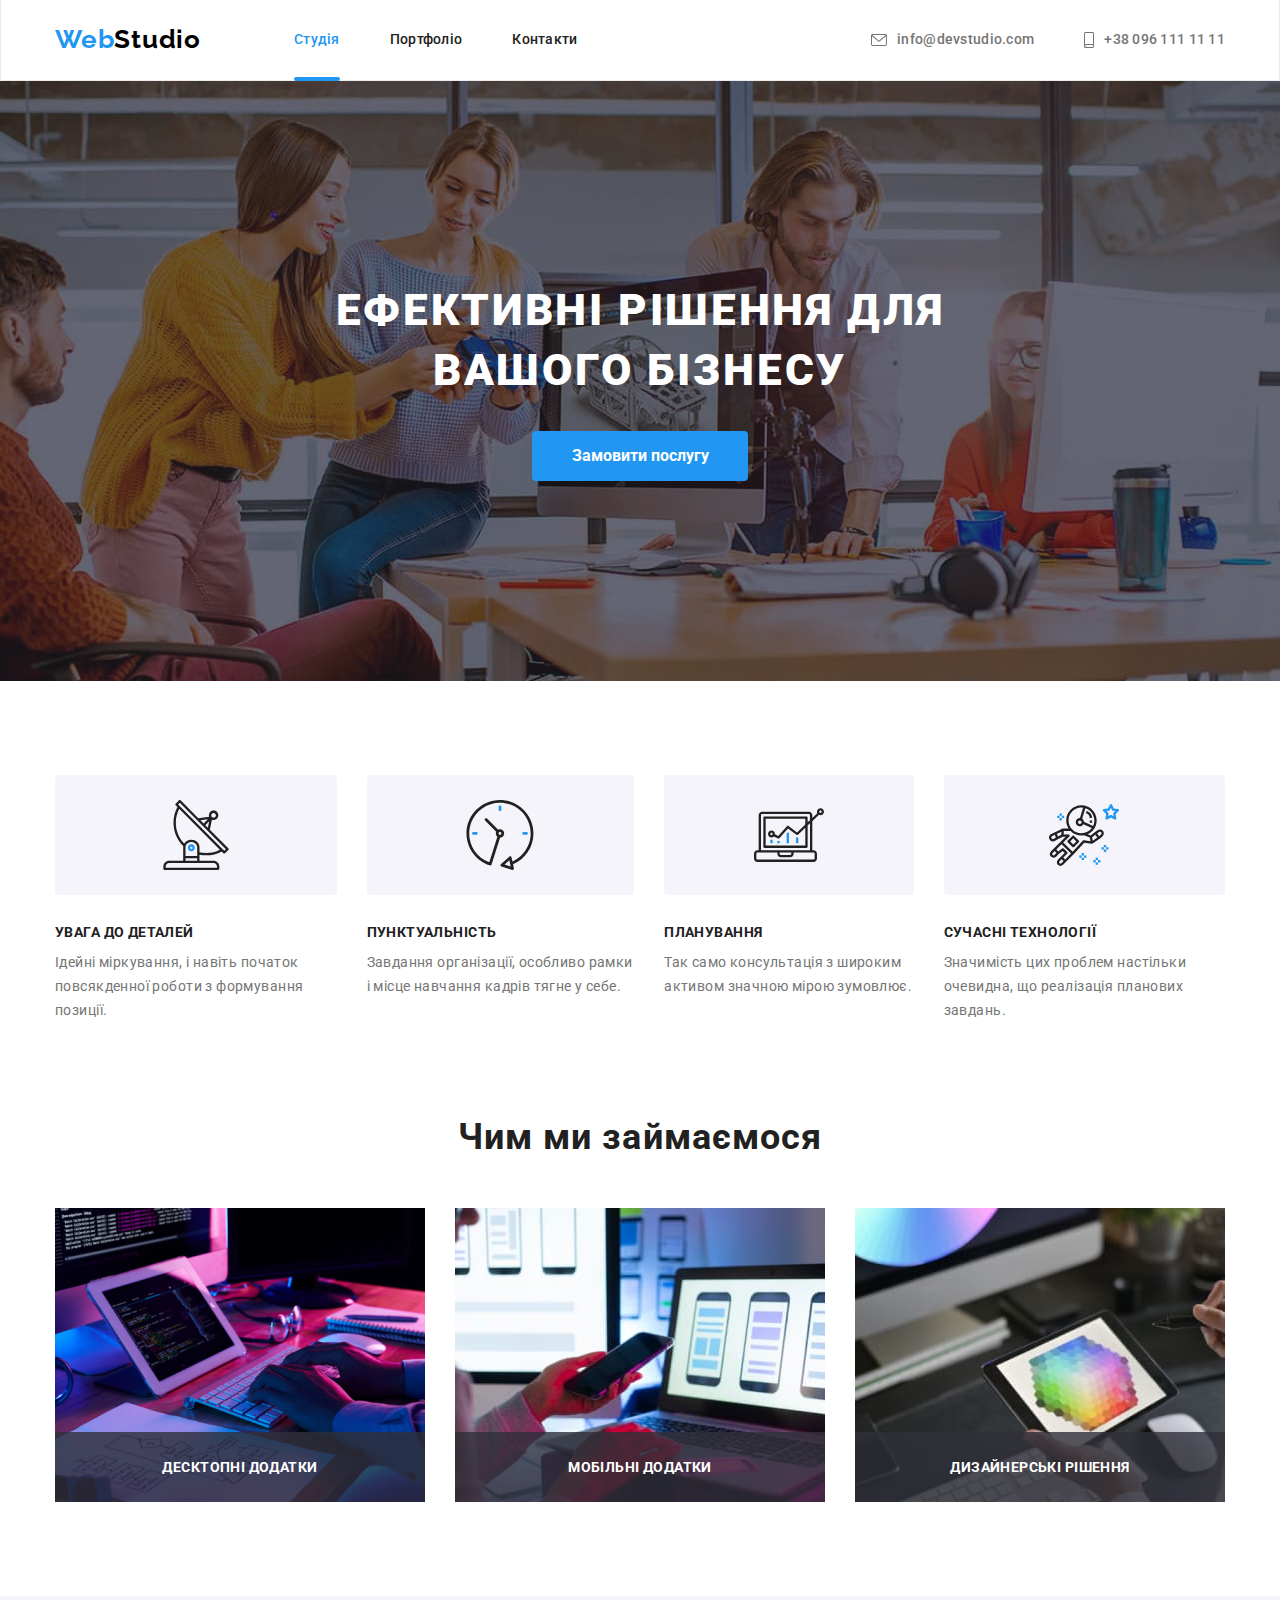
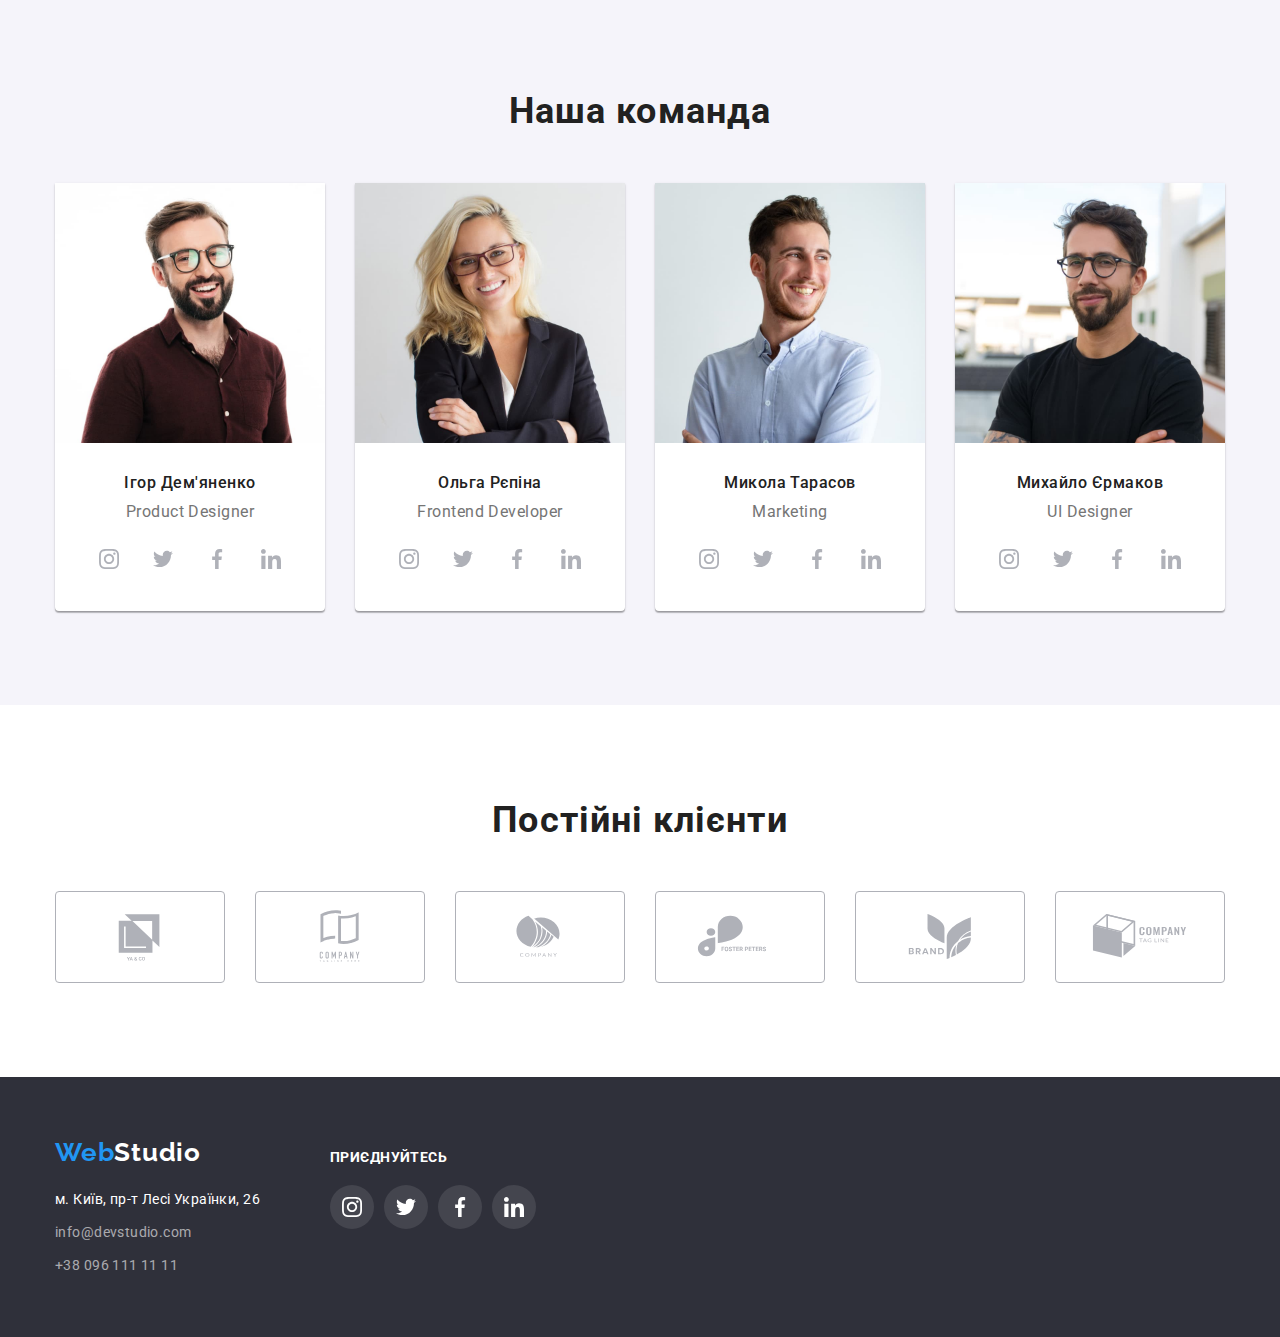
<file: index.html>
<!DOCTYPE html>
<html lang="uk">
  <head>
    <meta charset="UTF-8" />
    <meta http-equiv="X-UA-Compatible" content="IE=edge" />
    <meta name="viewport" content="width=device-width, initial-scale=1.0" />
    <title>Домашнє завдання №5</title>
    <link rel="preconnect" href="https://fonts.googleapis.com" />
    <link rel="preconnect" href="https://fonts.gstatic.com" crossorigin />
    <link
      href="https://fonts.googleapis.com/css2?family=Raleway:wght@700&family=Roboto:wght@400;500;700;900&display=swap"
      rel="stylesheet"
    />
    <link
      rel="stylesheet"
      href="https://cdnjs.cloudflare.com/ajax/libs/modern-normalize/1.1.0/modern-normalize.min.css"
    />
    <link rel="stylesheet" href="./css/styles.css" />
  </head>
  <body>
    <!-- шапка -->
    <header class="header">
      <div class="container container-header">
        <nav class="main-nav">
          <a href="./index.html" class="logo" lang="en">
            <span class="logo-blue">Web</span
            ><span class="logo-black">Studio</span></a
          >
          <ul class="site-nav list">
            <li class="item">
              <a href="./index.html" class="link current">Студія</a>
            </li>
            <li class="item">
              <a href="./portfolio.html" class="link">Портфоліо</a>
            </li>
            <li class="item"><a href="" class="link">Контакти</a></li>
          </ul>
        </nav>
        <ul class="auth-nav list">
          <li class="item">
            <a href="mailto:info@devstudio.com" class="contact-link info">
              <svg class="contact-icon" width="16px" height="12px">
                <use href="./images/symbol-defs.svg#envelope"></use>
              </svg>
              info@devstudio.com</a
            >
          </li>
          <li class="item">
            <a href="tel:+380961111111" class="contact-link info">
              <svg class="contact-icon" width="10px" height="16px">
                <use href="./images/symbol-defs.svg#smartphone"></use>
              </svg>
              +38 096 111 11 11</a
            >
          </li>
        </ul>
      </div>
    </header>
    <!-- головна -->
    <main>
      <!--Герой-->
      <section class="hero">
        <div class="container">
          <h1 class="hero-title">Ефективні рішення для вашого бізнесу</h1>
          <button type="button" class="button-primary" data-modal-open>
            Замовити послугу
          </button>
        </div>
      </section>
      <!--Oсобливості-->
      <section class="features">
        <div class="container">
          <h2 class="visually-hidden">Особливсті</h2>
          <ul class="list features-items">
            <li class="features-item">
              <div class="features-icon-border">
                <svg class="feature-icon">
                  <use href="./images/symbol-defs.svg#antenna"></use>
                </svg>
              </div>
              <h3 class="features-title">УВАГА ДО ДЕТАЛЕЙ</h3>
              <p class="text">
                Ідейні міркування, і навіть початок повсякденної роботи з
                формування позиції.
              </p>
            </li>
            <li class="features-item">
              <div class="features-icon-border">
                <svg class="feature-icon">
                  <use href="./images/symbol-defs.svg#clock"></use>
                </svg>
              </div>
              <h3 class="features-title">ПУНКТУАЛЬНІСТЬ</h3>
              <p class="text">
                Завдання організації, особливо рамки і місце навчання кадрів
                тягне у себе.
              </p>
            </li>
            <li class="features-item">
              <div class="features-icon-border">
                <svg class="feature-icon">
                  <use href="./images/symbol-defs.svg#diagram"></use>
                </svg>
              </div>
              <h3 class="features-title">ПЛАНУВАННЯ</h3>
              <p class="text">
                Так само консультація з широким активом значною мірою зумовлює.
              </p>
            </li>
            <li class="features-item">
              <div class="features-icon-border">
                <svg class="feature-icon">
                  <use href="./images/symbol-defs.svg#astronaut"></use>
                </svg>
              </div>
              <h3 class="features-title">СУЧАСНІ ТЕХНОЛОГІЇ</h3>
              <p class="text">
                Значимість цих проблем настільки очевидна, що реалізація
                планових завдань.
              </p>
            </li>
          </ul>
        </div>
      </section>
      <!--Чим ми займаємося-->
      <section class="work">
        <div class="container">
          <h2 class="title">Чим ми займаємося</h2>
          <ul class="list">
            <li class="work-item">
              <div class="work-thumb">
                <img src="./images/img1.jpg" alt="робота" width="370" />
                <p class="work-text">Десктопні додатки</p>
              </div>
            </li>
            <li class="work-item">
              <div class="work-thumb">
                <img src="./images/img2.jpg" alt="робота" width="370" />
                <p class="work-text">Мобільні додатки</p>
              </div>
            </li>
            <li class="work-item">
              <div class="work-thumb">
                <img src="./images/img3.jpg" alt="робота" width="370" />
                <p class="work-text">Дизайнерські рішення</p>
              </div>
            </li>
          </ul>
        </div>
      </section>
      <!--Наша команда-->
      <section class="team">
        <div class="container">
          <h2 class="title">Наша команда</h2>
          <ul class="list">
            <li class="team-item">
              <img src="./images/photo1.jpg" alt="член команди" width="270" />
              <h3 class="crewman">Ігор Дем'яненко</h3>
              <p lang="en" class="text">Product Designer</p>
              <ul class="socials-list list">
                <li class="socials">
                  <a href="" class="social-link">
                    <svg class="icon-socials">
                      <use href="./images/symbol-defs.svg#instagram"></use>
                    </svg>
                  </a>
                </li>
                <li class="socials">
                  <a href="" class="social-link">
                    <svg class="icon-socials">
                      <use href="./images/symbol-defs.svg#twitter"></use>
                    </svg>
                  </a>
                </li>
                <li class="socials">
                  <a href="" class="social-link">
                    <svg class="icon-socials">
                      <use href="./images/symbol-defs.svg#facebook"></use>
                    </svg>
                  </a>
                </li>
                <li class="socials">
                  <a href="" class="social-link">
                    <svg class="icon-socials">
                      <use href="./images/symbol-defs.svg#linkedin"></use>
                    </svg>
                  </a>
                </li>
              </ul>
            </li>
            <li class="team-item">
              <img src="./images/photo2.jpg" alt="член команди" width="270" />
              <h3 class="crewman">Ольга Рєпіна</h3>
              <p lang="en" class="text">Frontend Developer</p>
              <ul class="socials-list list">
                <li class="socials">
                  <a href="" class="social-link">
                    <svg class="icon-socials">
                      <use href="./images/symbol-defs.svg#instagram"></use>
                    </svg>
                  </a>
                </li>
                <li class="socials">
                  <a href="" class="social-link">
                    <svg class="icon-socials">
                      <use href="./images/symbol-defs.svg#twitter"></use>
                    </svg>
                  </a>
                </li>
                <li class="socials">
                  <a href="" class="social-link">
                    <svg class="icon-socials">
                      <use href="./images/symbol-defs.svg#facebook"></use>
                    </svg>
                  </a>
                </li>
                <li class="socials">
                  <a href="" class="social-link">
                    <svg class="icon-socials">
                      <use href="./images/symbol-defs.svg#linkedin"></use>
                    </svg>
                  </a>
                </li>
              </ul>
            </li>
            <li class="team-item">
              <img src="./images/photo3.jpg" alt="член команди" width="270" />
              <h3 class="crewman">Микола Тарасов</h3>
              <p lang="en" class="text">Marketing</p>
              <ul class="socials-list list">
                <li class="socials">
                  <a href="" class="social-link">
                    <svg class="icon-socials">
                      <use href="./images/symbol-defs.svg#instagram"></use>
                    </svg>
                  </a>
                </li>
                <li class="socials">
                  <a href="" class="social-link">
                    <svg class="icon-socials">
                      <use href="./images/symbol-defs.svg#twitter"></use>
                    </svg>
                  </a>
                </li>
                <li class="socials">
                  <a href="" class="social-link">
                    <svg class="icon-socials">
                      <use href="./images/symbol-defs.svg#facebook"></use>
                    </svg>
                  </a>
                </li>
                <li class="socials">
                  <a href="" class="social-link">
                    <svg class="icon-socials">
                      <use href="./images/symbol-defs.svg#linkedin"></use>
                    </svg>
                  </a>
                </li>
              </ul>
            </li>
            <li class="team-item">
              <img src="./images/photo4.jpg" alt="член команди" width="270" />
              <h3 class="crewman">Михайло Єрмаков</h3>
              <p lang="en" class="text">UI Designer</p>
              <ul class="socials-list list">
                <li class="socials">
                  <a href="" class="social-link">
                    <svg class="icon-socials">
                      <use href="./images/symbol-defs.svg#instagram"></use>
                    </svg>
                  </a>
                </li>
                <li class="socials">
                  <a href="" class="social-link">
                    <svg class="icon-socials">
                      <use href="./images/symbol-defs.svg#twitter"></use>
                    </svg>
                  </a>
                </li>
                <li class="socials">
                  <a href="" class="social-link">
                    <svg class="icon-socials">
                      <use href="./images/symbol-defs.svg#facebook"></use>
                    </svg>
                  </a>
                </li>
                <li class="socials">
                  <a href="" class="social-link">
                    <svg class="icon-socials">
                      <use href="./images/symbol-defs.svg#linkedin"></use>
                    </svg>
                  </a>
                </li>
              </ul>
            </li>
          </ul>
        </div>
      </section>
      <!-- Клієнти -->
      <section class="clients">
        <div class="container">
          <h2 class="title">Постійні клієнти</h2>
          <ul class="list">
            <li class="clients-item">
              <a href="" class="link-client">
                <svg class="icon-client">
                  <use href="./images/symbol-defs.svg#logo-1"></use>
                </svg>
              </a>
            </li>
            <li class="clients-item">
              <a href="" class="link-client">
                <svg class="icon-client">
                  <use href="./images/symbol-defs.svg#logo-2"></use>
                </svg>
              </a>
            </li>
            <li class="clients-item">
              <a href="" class="link-client">
                <svg class="icon-client">
                  <use href="./images/symbol-defs.svg#logo-3"></use>
                </svg>
              </a>
            </li>
            <li class="clients-item">
              <a href="" class="link-client">
                <svg class="icon-client">
                  <use href="./images/symbol-defs.svg#logo-4"></use>
                </svg>
              </a>
            </li>
            <li class="clients-item">
              <a href="" class="link-client">
                <svg class="icon-client">
                  <use href="./images/symbol-defs.svg#logo-5"></use>
                </svg>
              </a>
            </li>
            <li class="clients-item">
              <a href="" class="link-client">
                <svg class="icon-client">
                  <use href="./images/symbol-defs.svg#logo-6"></use>
                </svg>
              </a>
            </li>
          </ul>
        </div>
      </section>
    </main>
    <!-- футер -->
    <footer class="footer">
      <div class="container">
        <div class="info-footer">
          <a href="./index.html" class="logo" lang="en"
            ><span class="logo-blue">Web</span
            ><span class="logo-white">Studio</span></a
          >
          <address>
            <ul class="list">
              <li class="address-footer">
                <a href="https://goo.gl/maps/qru1FfBsra7ANLXm6"
                  >м. Київ, пр-т Лесі Українки, 26</a
                >
              </li>
              <li class="mail-footer">
                <a href="mailto:info@devstudio.com">info@devstudio.com</a>
              </li>
              <li class="tel-footer">
                <a href="tel:+380961111111">+38 096 111 11 11</a>
              </li>
            </ul>
          </address>
        </div>
        <div class="social-footer">
          <h2 class="title">приєднуйтесь</h2>
          <ul class="list">
            <li class="socials-footer">
              <a href="" class="social-link">
                <svg class="footer-socials">
                  <use href="./images/symbol-defs.svg#instagram"></use>
                </svg>
              </a>
            </li>
            <li class="socials-footer">
              <a href="" class="social-link">
                <svg class="footer-socials">
                  <use href="./images/symbol-defs.svg#twitter"></use>
                </svg>
              </a>
            </li>
            <li class="socials-footer">
              <a href="" class="social-link">
                <svg class="footer-socials">
                  <use href="./images/symbol-defs.svg#facebook"></use>
                </svg>
              </a>
            </li>
            <li class="socials-footer">
              <a href="" class="social-link">
                <svg class="footer-socials">
                  <use href="./images/symbol-defs.svg#linkedin"></use>
                </svg>
              </a>
            </li>
          </ul>
        </div>
      </div>
    </footer>
    <!-- backdrop -->
    <div class="backdrop is-hidden" data-modal>
      <div class="modal">
        <button class="btn-modal-close" data-modal-close>
          <svg class="icon-modal">
            <use href="./images/symbol-defs.svg#close-button"></use>
          </svg>
        </button>
      </div>
    </div>
    <script src="./js/modal.js"></script>
  </body>
</html>
</file>
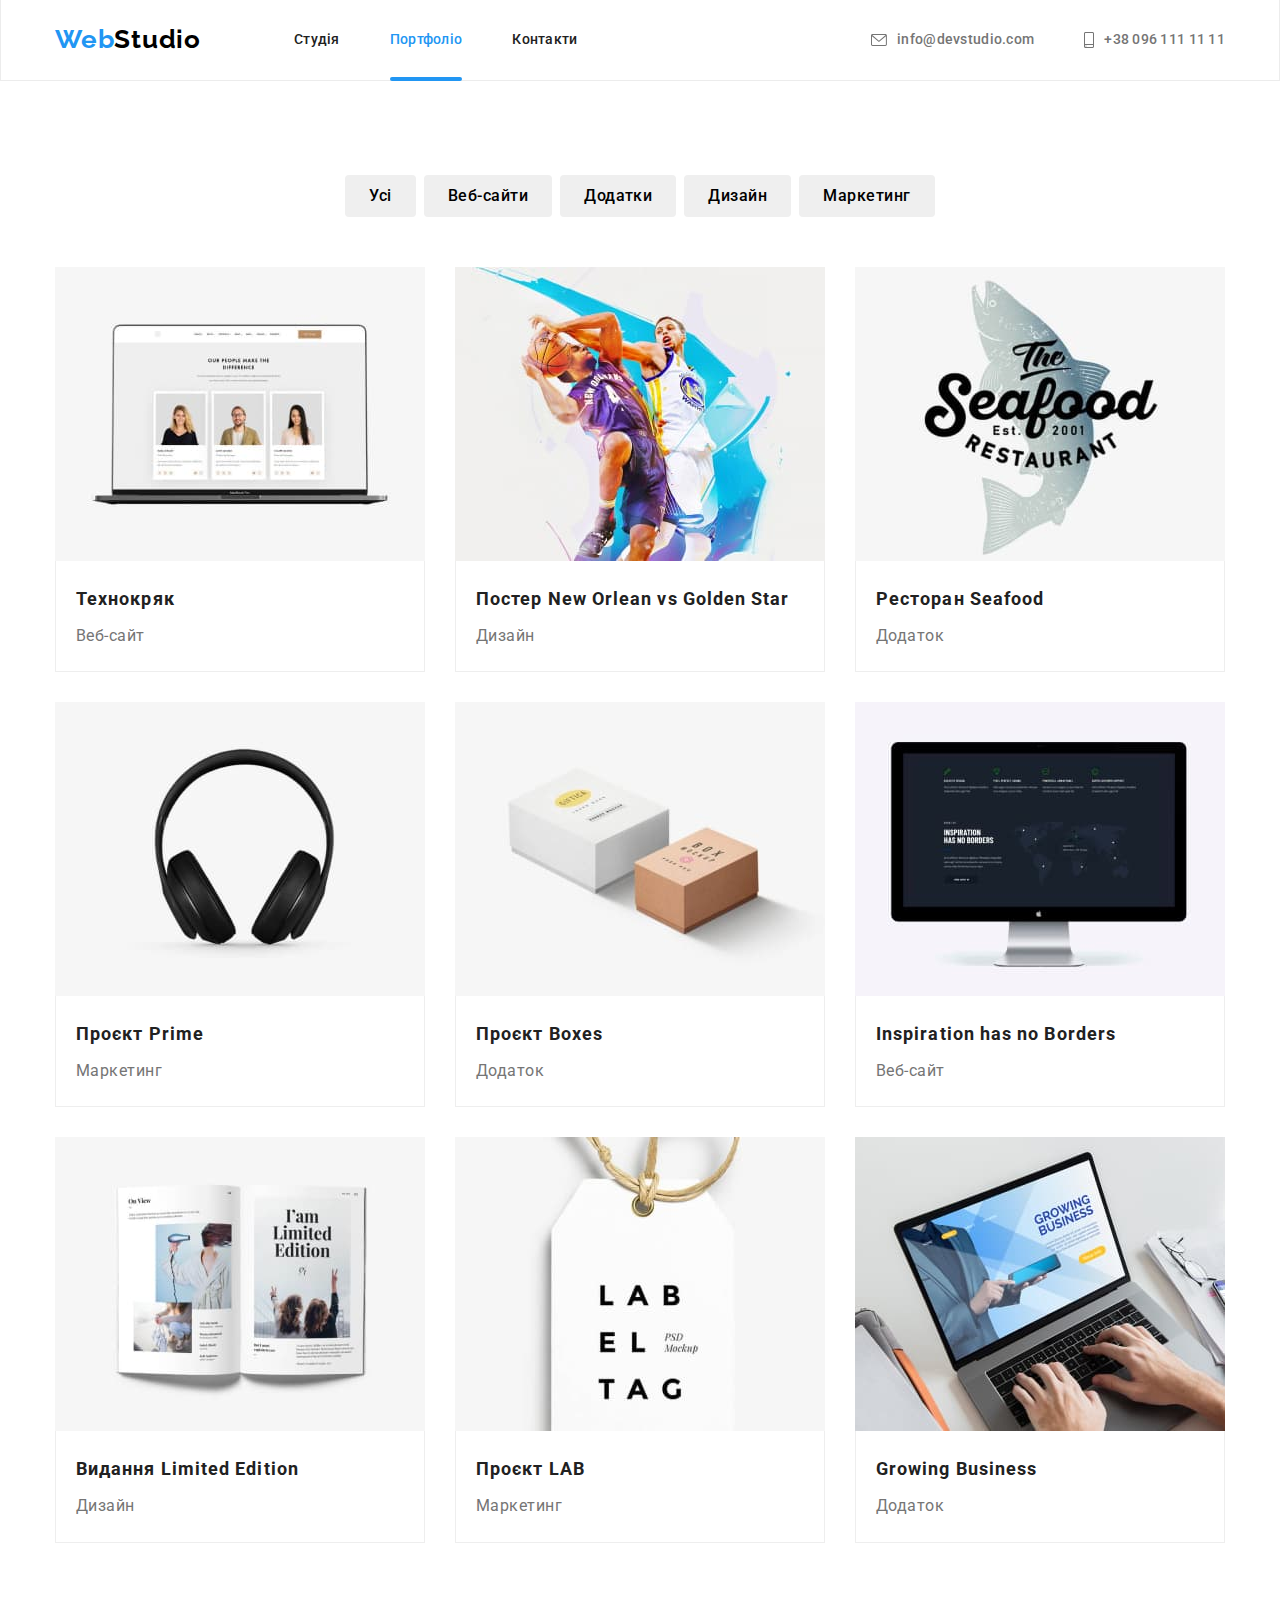
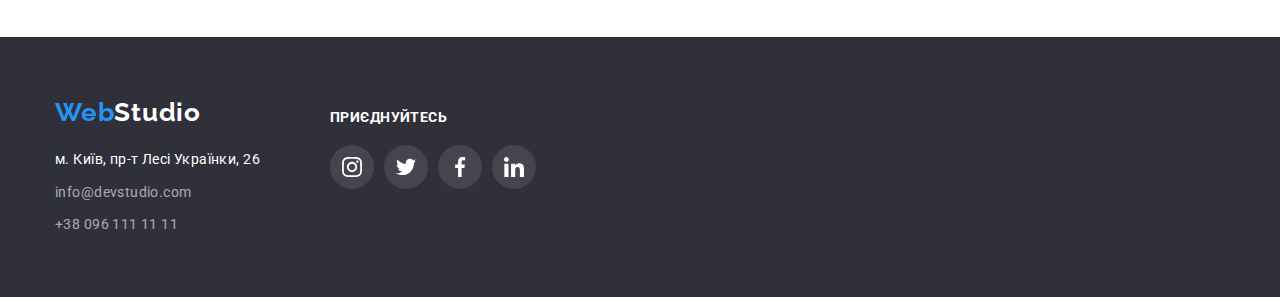
<file: portfolio.html>
<!DOCTYPE html>
<html lang="uk">
  <head>
    <meta charset="UTF-8" />
    <meta http-equiv="X-UA-Compatible" content="IE=edge" />
    <meta name="viewport" content="width=device-width, initial-scale=1.0" />
    <title>Домашнє завдання №5</title>
    <link rel="preconnect" href="https://fonts.googleapis.com" />
    <link rel="preconnect" href="https://fonts.gstatic.com" crossorigin />
    <link
      href="https://fonts.googleapis.com/css2?family=Raleway:wght@700&family=Roboto:wght@400;500;700;900&display=swap"
      rel="stylesheet"
    />
    <link
      rel="stylesheet"
      href="https://cdnjs.cloudflare.com/ajax/libs/modern-normalize/1.1.0/modern-normalize.min.css"
    />
    <link rel="stylesheet" href="./css/styles.css" />
  </head>
  <body>
    <!--Шапка-->
    <header class="header">
      <div class="container container-header">
        <nav class="main-nav">
          <a href="./index.html" class="logo" lang="en">
            <span class="logo-blue">Web</span
            ><span class="logo-black">Studio</span></a
          >
          <ul class="site-nav list">
            <li class="item"><a href="./index.html" class="link">Студія</a></li>
            <li class="item">
              <a href="./portfolio.html" class="link current">Портфоліо</a>
            </li>
            <li class="item"><a href="" class="link">Контакти</a></li>
          </ul>
        </nav>
        <ul class="auth-nav list">
          <li class="item">
            <a href="mailto:info@devstudio.com" class="contact-link info">
              <svg class="contact-icon" width="16px" height="12px">
                <use href="./images/symbol-defs.svg#envelope"></use>
              </svg>
              info@devstudio.com</a
            >
          </li>
          <li class="item">
            <a href="tel:+380961111111" class="contact-link info">
              <svg class="contact-icon" width="10px" height="16px">
                <use href="./images/symbol-defs.svg#smartphone"></use>
              </svg>
              +38 096 111 11 11</a
            >
          </li>
        </ul>
      </div>
    </header>
    <main>
      <!-- головна -->
      <section class="portfolio">
        <div class="container">
          <h1 class="visually-hidden">Портфоліо</h1>
          <ul class="list btn-control">
            <li class="btn-item">
              <button type="button" class="btn">Усі</button>
            </li>
            <li class="btn-item">
              <button type="button" class="btn">Веб-сайти</button>
            </li>
            <li class="btn-item">
              <button type="button" class="btn">Додатки</button>
            </li>
            <li class="btn-item">
              <button type="button" class="btn">Дизайн</button>
            </li>
            <li class="btn-item">
              <button type="button" class="btn">Маркетинг</button>
            </li>
          </ul>
          <ul class="list card-set">
            <li class="card-item">
              <a class="projects" href="">
                <div class="projects-overley">
                  <img
                    class="img-portfolio"
                    src="./images/portfolio1.jpg"
                    alt="проект1"
                    width="370"
                  />
                  <p class="projects-text">
                    Ресурс пропонує комплексні пропозиції з різним рівнем
                    функціоналу та сервісів. Все це дозволить відвідувачу
                    отримати вичерпні відомості про компанію чи приватну особу.
                  </p>
                </div>

                <div class="name-project">
                  <h2 class="portfolio-title">Технокряк</h2>
                  <p class="text">Веб-сайт</p>
                </div>
              </a>
            </li>
            <li class="card-item">
              <a class="projects" href="">
                <div class="projects-overley">
                  <img
                    class="img-portfolio"
                    src="./images/portfolio2.jpg"
                    alt="проект2"
                    width="370"
                  />
                  <p class="projects-text">
                    Ресурс пропонує комплексні пропозиції з різним рівнем
                    функціоналу та сервісів. Все це дозволить відвідувачу
                    отримати вичерпні відомості про компанію чи приватну особу.
                  </p>
                </div>
                <div class="name-project">
                  <h2 class="portfolio-title">
                    Постер <span lang="en">New Orlean vs Golden Star</span>
                  </h2>
                  <p class="text">Дизайн</p>
                </div>
              </a>
            </li>
            <li class="card-item">
              <a class="projects" href="">
                <div class="projects-overley">
                  <img
                    class="img-portfolio"
                    src="./images/portfolio3.jpg"
                    alt="проект3"
                    width="370"
                  />
                  <p class="projects-text">
                    Ресурс пропонує комплексні пропозиції з різним рівнем
                    функціоналу та сервісів. Все це дозволить відвідувачу
                    отримати вичерпні відомості про компанію чи приватну особу.
                  </p>
                </div>
                <div class="name-project">
                  <h2 class="portfolio-title">
                    Ресторан <span lang="en">Seafood</span>
                  </h2>
                  <p class="text">Додаток</p>
                </div>
              </a>
            </li>
            <li class="card-item">
              <a class="projects" href="">
                <div class="projects-overley">
                  <img
                    class="img-portfolio"
                    src="./images/portfolio4.jpg"
                    alt="проект4"
                    width="370"
                  />
                  <p class="projects-text">
                    Ресурс пропонує комплексні пропозиції з різним рівнем
                    функціоналу та сервісів. Все це дозволить відвідувачу
                    отримати вичерпні відомості про компанію чи приватну особу.
                  </p>
                </div>
                <div class="name-project">
                  <h2 class="portfolio-title">
                    Проєкт <span lang="en">Prime</span>
                  </h2>
                  <p class="text">Маркетинг</p>
                </div>
              </a>
            </li>
            <li class="card-item">
              <a class="projects" href="">
                <div class="projects-overley">
                  <img
                    class="img-portfolio"
                    src="./images/portfolio5.jpg"
                    alt="проект5"
                    width="370"
                  />
                  <p class="projects-text">
                    Ресурс пропонує комплексні пропозиції з різним рівнем
                    функціоналу та сервісів. Все це дозволить відвідувачу
                    отримати вичерпні відомості про компанію чи приватну особу.
                  </p>
                </div>
                <div class="name-project">
                  <h2 class="portfolio-title">
                    Проєкт <span lang="en">Boxes</span>
                  </h2>
                  <p class="text">Додаток</p>
                </div>
              </a>
            </li>
            <li class="card-item">
              <a class="projects" href="">
                <div class="projects-overley">
                  <img
                    class="img-portfolio"
                    src="./images/portfolio6.jpg"
                    alt="проект6"
                    width="370"
                  />
                  <p class="projects-text">
                    Ресурс пропонує комплексні пропозиції з різним рівнем
                    функціоналу та сервісів. Все це дозволить відвідувачу
                    отримати вичерпні відомості про компанію чи приватну особу.
                  </p>
                </div>
                <div class="name-project">
                  <h2 lang="en" class="portfolio-title">
                    Inspiration has no Borders
                  </h2>
                  <p class="text">Веб-сайт</p>
                </div>
              </a>
            </li>
            <li class="card-item">
              <a class="projects" href="">
                <div class="projects-overley">
                  <img
                    class="img-portfolio"
                    src="./images/portfolio7.jpg"
                    alt="проект7"
                    width="370"
                  />
                  <p class="projects-text">
                    Ресурс пропонує комплексні пропозиції з різним рівнем
                    функціоналу та сервісів. Все це дозволить відвідувачу
                    отримати вичерпні відомості про компанію чи приватну особу.
                  </p>
                </div>
                <div class="name-project">
                  <h2 class="portfolio-title">
                    Видання <span lang="en">Limited Edition</span>
                  </h2>
                  <p class="text">Дизайн</p>
                </div>
              </a>
            </li>
            <li class="card-item">
              <a class="projects" href="">
                <div class="projects-overley">
                  <img
                    class="img-portfolio"
                    src="./images/portfolio8.jpg"
                    alt="проект8"
                    width="370"
                  />
                  <p class="projects-text">
                    Ресурс пропонує комплексні пропозиції з різним рівнем
                    функціоналу та сервісів. Все це дозволить відвідувачу
                    отримати вичерпні відомості про компанію чи приватну особу.
                  </p>
                </div>
                <div class="name-project">
                  <h2 class="portfolio-title">
                    Проєкт <span lang="en">LAB</span>
                  </h2>
                  <p class="text">Маркетинг</p>
                </div>
              </a>
            </li>
            <li class="card-item">
              <a class="projects" href="">
                <div class="projects-overley">
                  <img
                    class="img-portfolio"
                    src="./images/portfolio9.jpg"
                    alt="проект9"
                    width="370"
                  />
                  <p class="projects-text">
                    Ресурс пропонує комплексні пропозиції з різним рівнем
                    функціоналу та сервісів. Все це дозволить відвідувачу
                    отримати вичерпні відомості про компанію чи приватну особу.
                  </p>
                </div>
                <div class="name-project">
                  <h2 lang="en" class="portfolio-title">Growing Business</h2>
                  <p class="text">Додаток</p>
                </div>
              </a>
            </li>
          </ul>
        </div>
      </section>
    </main>
    <!-- футер -->
    <footer class="footer">
      <div class="container">
        <div class="info-footer">
          <a href="./index.html" class="logo" lang="en"
            ><span class="logo-blue">Web</span
            ><span class="logo-white">Studio</span></a
          >
          <address>
            <ul class="list">
              <li class="address-footer">
                <a href="https://goo.gl/maps/qru1FfBsra7ANLXm6"
                  >м. Київ, пр-т Лесі Українки, 26</a
                >
              </li>
              <li class="mail-footer">
                <a href="mailto:info@devstudio.com">info@devstudio.com</a>
              </li>
              <li class="tel-footer">
                <a href="tel:+380961111111">+38 096 111 11 11</a>
              </li>
            </ul>
          </address>
        </div>
        <div class="social-footer">
          <h2 class="title">приєднуйтесь</h2>
          <ul class="list">
            <li class="socials-footer">
              <a href="" class="social-link">
                <svg class="footer-socials">
                  <use href="./images/symbol-defs.svg#instagram"></use>
                </svg>
              </a>
            </li>
            <li class="socials-footer">
              <a href="" class="social-link">
                <svg class="footer-socials">
                  <use href="./images/symbol-defs.svg#twitter"></use>
                </svg>
              </a>
            </li>
            <li class="socials-footer">
              <a href="" class="social-link">
                <svg class="footer-socials">
                  <use href="./images/symbol-defs.svg#facebook"></use>
                </svg>
              </a>
            </li>
            <li class="socials-footer">
              <a href="" class="social-link">
                <svg class="footer-socials">
                  <use href="./images/symbol-defs.svg#linkedin"></use>
                </svg>
              </a>
            </li>
          </ul>
        </div>
      </div>
    </footer>
  </body>
</html>
</file>
<file: css/styles.css>
:root {
  --text-color: #757575;
  --title-color: #212121;
  --accent-color: #2196f3;
  --black-color: #000000;
  --white-color: #ffffff;
  --bg-color: #2f303a;
  --bg-color2:#F5F4FA; 
  --fill-icon:#AFB1B8; 
}

body {
  color: var(--black-color);
  font-family: "Roboto", sans-serif;
  background-color: var(--white-color);
}
.visually-hidden {
  position: absolute;
  white-space: nowrap;
  width: 1px;
  height: 1px;
  overflow: hidden;
  border: 0;
  padding: 0;
  clip: rect(0 0 0 0);
  clip-path: inset(50%);
  margin: -1px;
}

.list {
  list-style: none;
  margin: 0;
  padding: 0;
}

/* container */
.container{
  width: 1200px;
  padding-left: 15px;
  padding-right: 15px;
  margin-left: auto;
  margin-right: auto;
}


/* header */

.header{
  border: 1px solid #ECECEC; 
  border-top: none;
}

.container-header {
  display: flex;
  align-content: center;
}

/* main-nav */

.main-nav{
  display: flex;
  align-content:center;
}


/* logo */

.logo {
  padding-top: 24px;
  padding-bottom: 25px;
  margin-right: 93px;


  font-family: "Raleway";
  font-style: normal;
  font-weight: 700;
  font-size: 26px;
  line-height: 1.19;
  letter-spacing: 0.03em;
  text-decoration: none;
}

.logo-blue {
  color: var(--accent-color);
}
.logo-black {
  color: var(--black-color);
}

/* site nav */

.site-nav {
  display: flex;
}


.site-nav .item:not(:last-child) {
  margin-right: 50px;
}

.site-nav .link {
  position: relative;
  display: block;
  padding-top: 32px;
  padding-bottom: 32px;
  
  
  color: var(--title-color);
  font-style: normal;
  font-weight: 500;
  font-size: 14px;
  line-height: 1.14;
  letter-spacing: 0.02em;
  text-decoration: none;

  transition: color 250ms cubic-bezier(0.4, 0, 0.2, 1);

}
.site-nav .link:hover,
.site-nav .link:focus {
  color: var(--accent-color);
}

.site-nav .link.current {
  color: var(--accent-color);
}

.site-nav .link.current::after{
  position: absolute;
  content: '';
  left:0;
  bottom:-1px;
  width: 100%;
  height: 4px;
  background: #2196F3;
  border-radius: 2px;
}


.auth-nav{
  display: flex;
  margin-left: auto;
}

.auth-nav .item:not(:last-child) {
  margin-right: 50px;
}

.auth-nav .info{
  display: inline-flex;
  padding-top: 32px;
  padding-bottom: 32px;

  color: var(--text-color);
  font-style: normal;
  font-weight: 500;
  font-size: 14px;
  line-height: 1.14;
  letter-spacing: 0.02em;
  text-decoration: none;

  transition: color 250ms cubic-bezier(0.4, 0, 0.2, 1);
}
.auth-nav .info:focus {
  color: var(--accent-color);
}
.auth-nav .info:hover {
  color: var(--accent-color);
}

.contact-icon{
  fill: var(--text-color);
  margin-right: 10px;
  align-self: center;

  transition: fill 250ms cubic-bezier(0.4, 0, 0.2, 1);
}
.contact-link:hover .contact-icon,
.contact-link:focus .contact-icon {
  fill: var(--accent-color);
}





/* hero */

.hero{
  display: block;
  text-align: center;
  padding-top: 200px;
  padding-bottom: 200px;

  background-color: #c4c4c4;
  background-image: linear-gradient(to right, rgba(47, 48, 58, 0.4), rgba(47, 48, 58, 0.4)), url(../images/bg-img.jpg);
  background-size: cover;
  background-position: center;
  background-repeat: no-repeat;
  max-width: 1600px;
  height: 600px;
  margin-left: auto;
  margin-right: auto;
}

.hero-title {
  color: var(--white-color);
  font-style: normal;
  font-weight: 900;
  font-size: 44px;
  line-height: 1.36;
  letter-spacing: 0.06em;
  text-transform: uppercase;
  text-align: center;
  
  width: 696px;
  margin-right: auto;
  margin-left: auto;
  margin-top: 0;
  margin-bottom: 30px;
}
.button-primary {
  color: var(--white-color);
  font-style: normal;
  font-weight: 700;
  font-size: 16px;
  line-height: 1.9;
  background-color: var(--accent-color);
  cursor: pointer;
  display: inline-block;
  border-radius: 4px;
  padding: 10px 32px;
  min-width: 216px;
  height: 50px;
  border:transparent;
}

/* feature */
.features{
  padding-top: 94px;
  padding-bottom: 94px;
}

.features-icon-border{
  display: flex;
  justify-content: center;
  align-items:center;
  margin-bottom: 30px;
  background-color:var(--bg-color2);
  height: 120px;
  border-radius: 4px;
}

.feature-icon{
  width: 70px;
  height: 70px;
}

.features-items{
  display: flex;
}

.features-item{
  width: calc((100%-90px)/4);
  margin-right: 30px;
}

.features-item:nth-child(4n){
  margin-right: 0;
}


.features-title {
  color: var(--title-color);
  font-size: 14px;
  line-height: 1.14;
  letter-spacing: 0.03em;
  text-transform: uppercase;
  margin-top: 0;
  margin-bottom: 10px;
}
.features .text {
  color: var(--text-color);
  font-size: 14px;
  line-height: 1.7;
  letter-spacing: 0.03em;
  margin-top: 0;
  margin-bottom: 0;
}

/* title */

.title {
  color: var(--title-color);
  font-size: 36px;
  line-height: 1.17;
  text-align: center;
  letter-spacing: 0.03em;
  margin-top:0;
  margin-bottom: 50px;
}
/* work */

.work{
  display: block;
  padding-bottom: 94px;
}

img{
  display: block;
}

.work .list{
  display: flex;
}

.work-item{
  width:calc((100%-60px)/3);
  margin-right: 30px;
}

.work-item:nth-child(3n){
  margin-right: 0;
}

.work-thumb{
  position: relative;
}

.work-text{
  display: flex;
  justify-content: center;
  align-items:center;
  position: absolute;
  bottom: 0;
  font-weight: 700;
  font-size: 14px;
  letter-spacing: 0.03em;
  text-transform: uppercase;
  color:var(--white-color);
  width: 100%;
  height: 70px;
  margin: 0;
  background: rgba(47, 48, 58, 0.8);
}
/* team */
.team{
  padding-top: 94px;
  padding-bottom: 94px;
  background-color:var(--bg-color2);
}

.team .title{
  margin-bottom: 50px;
}

.team .list{
  display: flex;
}

.team-item{
  box-shadow: 0px 1px 3px rgba(0, 0, 0, 0.12), 0px 1px 1px rgba(0, 0, 0, 0.14), 0px 2px 1px rgba(0, 0, 0, 0.2);
  border-radius: 0px 0px 4px 4px;
  background-color:var(--white-color);

  width:calc((100%-90px)/4);
  margin-right: 30px;
}
.team-item:nth-child(4n){
  margin-right: 0;
}



.crewman {
  color: var(--title-color);
  font-weight: 500;
  font-size: 16px;
  line-height: 1.2;
  letter-spacing: 0.03em;
  margin-top: 30px;
  margin-bottom: 10px;
  text-align: center;
}

.team .text {
  color: var(--text-color);
  font-size: 16px;
  line-height: 1.2;
  letter-spacing: 0.03em;
  margin-bottom: 0;
  margin-top:0;
  text-align: center;
  margin-bottom: 16px;
} 

.team-info{
  padding-top: 30px;
  padding-bottom: 30px;
}

/* соціальні */

.socials-list{
  margin-bottom: 30px;
  align-items:center;
  justify-content: center;
}



.social-link{
  display: flex;
  align-items: center;
  justify-content: center;
  width: 44px;
  height: 44px;
  fill: var(--fill-icon);

  transition: background-color 250ms cubic-bezier(0.4, 0, 0.2, 1),
  fill 250ms cubic-bezier(0.4, 0, 0.2, 1);
}

.social-link {
  border-radius: 50%;
}

.social-link:hover,
.social-link:focus{
  fill: var(--white-color);
  background-color: var(--accent-color);
}


.icon-socials{
  
  width: 20px;
  height: 20px;
}

.socials:not(:last-child){
  margin-right: 10px;
}


/* клієнти */

.clients{
  padding-top: 94px;
  padding-bottom: 94px;
}

.clients .list{
  display: flex;
}

.clients-item{
  width: calc((100% - 150px) /6);
}

.clients-item:not(:last-child){
  margin-right: 30px;
}

.link-client{
  display: flex;
  justify-content: center;
  align-items:center;
  height: 92px;
  fill: var(--fill-icon);
  border: 1px solid var(--fill-icon);
  border-radius: 4px;

  transition: fill 250ms cubic-bezier(0.4, 0, 0.2, 1),
  border-color 250ms cubic-bezier(0.4, 0, 0.2, 1);
}

.link-client:hover,
.link-client:focus{
  fill: var(--accent-color);
  border-color: var(--accent-color);
}


.icon-client{
  width: 106px;
  height: 60px;
}

/* footer */

.footer .container{
  display: flex;
}

.info-footer{
  margin-right: 70px;
}

.footer .logo{
  display: block;
  padding: 0 0;
  margin: 0 0 20px 0;
}

.footer {
  background-color: var(--bg-color);
  padding-top: 60px;
  padding-bottom: 60px;
}

.logo-white {
  color: var(--white-color);
}

.address-footer a {
  color: var(--white-color);
  font-style: normal;
  font-weight: 400;
  font-size: 14px;
  line-height: 1.7;
  letter-spacing: 0.03em;
  text-decoration: none;

  transition: color 250ms cubic-bezier(0.4, 0, 0.2, 1);
}
.address-footer{
  margin-bottom: 9px;
}

.address-footer a:focus,
.address-footer a:hover {
  color: var(--accent-color);
}

.mail-footer a,
.tel-footer a {
  font-style: normal;
  font-weight: 400;
  font-size: 14px;
  line-height: 1.7;
  letter-spacing: 0.03em;
  color: rgba(255, 255, 255, 0.6);
  text-decoration: none;

  transition: color 250ms cubic-bezier(0.4, 0, 0.2, 1);
}
.mail-footer{
  margin-bottom: 9px;
}

.mail-footer a:focus,
.mail-footer a:hover,
.tel-footer a:focus,
.tel-footer a:hover {
  color: var(--accent-color);
}

.social-footer{
  padding-top: 12px;
}

.social-footer .title{
  font-size: 14px;
  line-height: 16px;
  text-transform: uppercase;
  color:var(--white-color);
  margin-bottom: 20px;
  text-align: start;
}

.socials-footer .social-link{
  fill: var(--white-color);
}

.socials-footer .social-link{
  background-color: rgba(255, 255, 255, 0.1);
}

.social-footer .list{
  display: flex;
}

.socials-footer:not(:last-child){
  margin-right: 10px;
}

.footer-socials{
  width: 20px;
  height: 20px;
}

.social-footer .social-link:hover,
.social-footer .social-link:focus{
  background-color: var(--accent-color);
}


  /* backdrop */

  .backdrop{
  position: fixed;
  top: 0;
  left: 0;
  width: 100%;
  height: 100%;
  background-color:rgba(0, 0, 0, 0.2);
  transition: opacity 250ms cubic-bezier(0.4, 0, 0.2, 1);
  }

  .backdrop.is-hidden{
    opacity: 0;
    pointer-events: none;
  }

  .modal{
  position: absolute;
  top: 50%;
  left: 50%;
  transform: translate(-50%, -50%);
  min-width: 528px;
  min-height: 581px;
  background-color:var(--white-color);
  border-radius: 4px;
  box-shadow: 0px 1px 3px rgba(0, 0, 0, 0.12), 0px 1px 1px rgba(0, 0, 0, 0.14), 0px 2px 1px rgba(0, 0, 0, 0.2);
  }

  .btn-modal-close{
  position: absolute;
  top: 8px;
  right: 8px;
  width: 30px;
  height: 30px;
  border-radius: 50%;
  border: 1px solid rgba(0, 0, 0, 0.1);
  background-color: var(--white-color);
  cursor: pointer;
  }

  .icon-modal{
    width: 11px;
    height: 11px;
    fill: var(--black-color);
    transition: fill 250ms cubic-bezier(0.4, 0, 0.2, 1);
  }

  .btn-modal-close:hover .icon-modal,
  .btn-modal-close:focus .icon-modal{
    fill: var(--accent-color);
  }

/* portfolio */

.portfolio{
  padding-top: 94px;
  padding-bottom: 94px;
}

.btn-control{
  display: flex;
  justify-content: center;
  margin-bottom: 50px;
  
}

.btn-item:not(:last-child){
  margin-right: 8px;
}


.btn {
  font-family: "Roboto", sans-serif;
  font-style: normal;
  font-weight: 500;
  font-size: 16px;
  line-height: 1.6;
  text-align: center;
  letter-spacing: 0.03em;
  cursor: pointer;
  border-radius: 4px;
  border-color: transparent;
  padding: 6px 22px;

  transition: color 250ms cubic-bezier(0.4, 0, 0.2, 1),
  background-color 250ms cubic-bezier(0.4, 0, 0.2, 1),
  box-shadow 250ms cubic-bezier(0.4, 0, 0.2, 1);
}

.btn:focus,
.btn:hover {
  color:var(--white-color);
  background-color:var(--accent-color);
  box-shadow: 0px 3px 1px rgba(0, 0, 0, 0.1), 0px 1px 2px rgba(0, 0, 0, 0.08), 0px 2px 2px rgba(0, 0, 0, 0.12);
}

.projects {
  text-decoration: none;
  display: block;

  transition: box-shadow 250ms cubic-bezier(0.4, 0, 0.2, 1);
}

.projects:hover,
.projects:focus {
  box-shadow: 0px 1px 1px rgba(0, 0, 0, 0.12), 0px 4px 4px rgba(0, 0, 0, 0.06), 1px 4px 6px rgba(0, 0, 0, 0.16);
}

.name-project{
  border: 1px solid #EEEEEE;
  border-top:none;
}

.portfolio-title {
  color: var(--title-color);
  font-size: 18px;
  line-height: 2;
  letter-spacing: 0.06em;
  margin-bottom: 4px;
  margin-top: 0;
}

.portfolio .text {
  color: var(--text-color);
  font-size: 16px;
  line-height: 1.9;
  letter-spacing: 0.03em;
  margin:0;
}


.card-set{
  display: flex;
  flex-wrap: wrap;
}

.card-item{
  width: calc((100% - 60px) /3);
  margin-right: 30px;
  margin-bottom: 30px;
}

.card-item:nth-child(3n){
  margin-right: 0;
}
.card-item:nth-child(n+7){
  margin-bottom: 0;
}

.name-project{
  padding: 20px;
}


.projects-overley{
  position: relative;
  overflow: hidden;
}


.projects-text{
  position: absolute;
  top: 0;
  left: 0;
  width: 100%;
  height: 100%;
  margin: 0;
  padding: 63px 24px;
  font-size: 18px;
  line-height: 28px;
  letter-spacing: 0.03em;
  color: var(--white-color);
  background: rgba(33, 150, 243, 0.9);
  
  transform: translateY(101%);
  transition: transform 250ms cubic-bezier(0.4, 0, 0.2, 1);
}

.projects:hover .projects-text,
.projects:focus .projects-text {
  transform: translateY(0);
}
</file>
